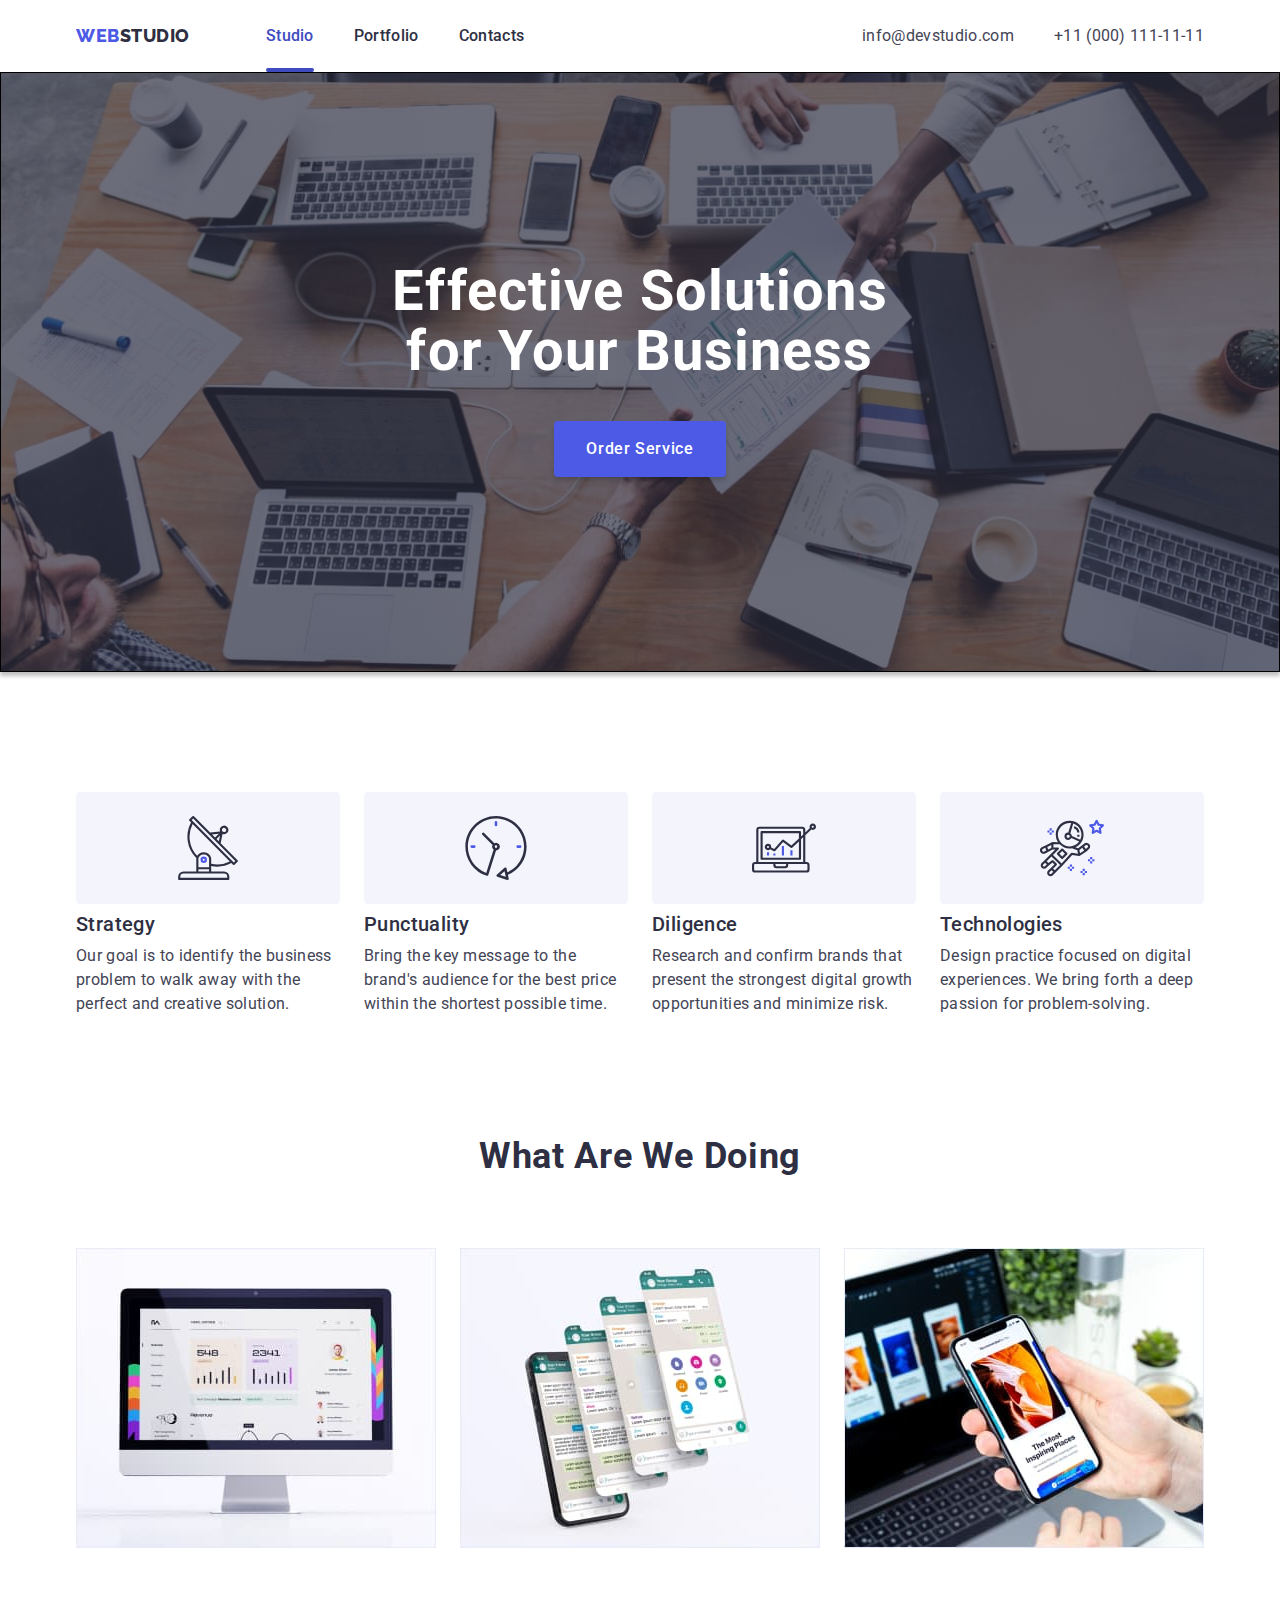
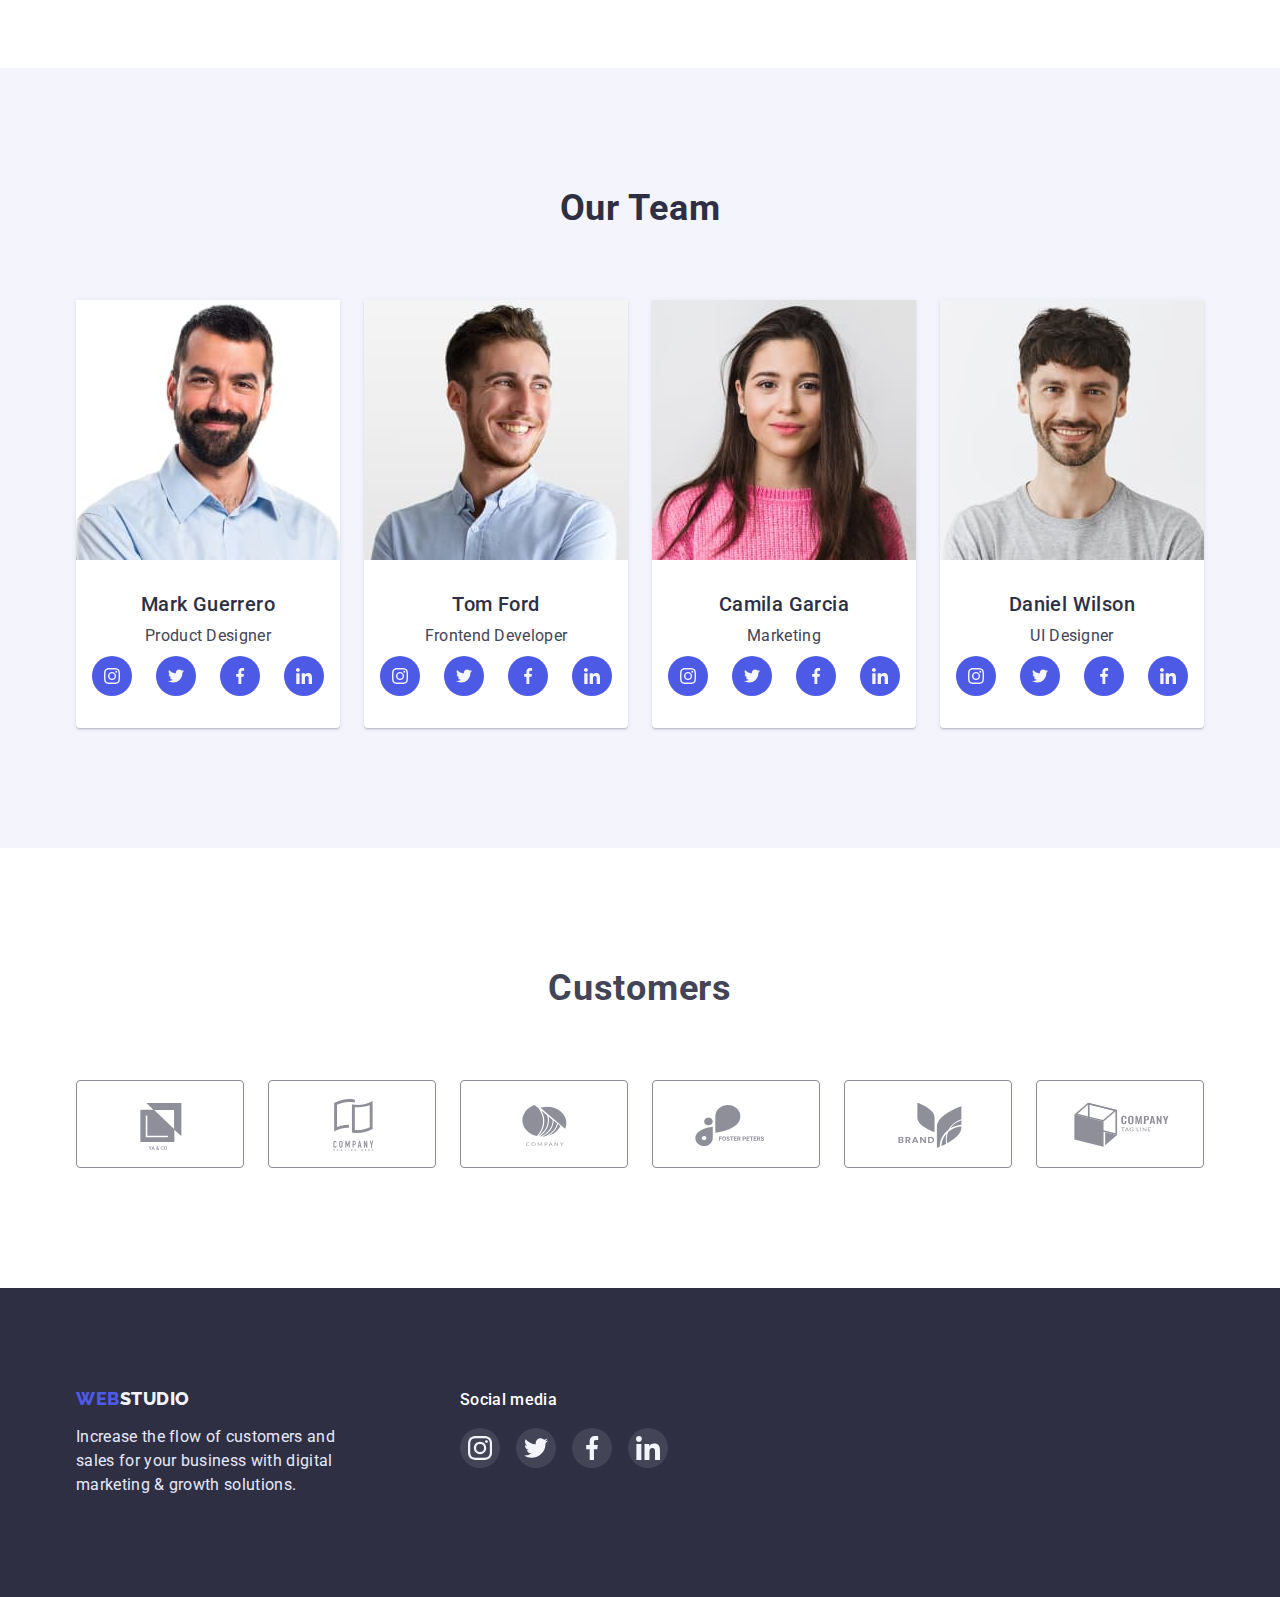
<file: index.html>
<!DOCTYPE html>
<html lang="en">
  <head>
    <meta charset="UTF-8" />
    <meta http-equiv="X-UA-Compatible" content="IE=edge" />
    <meta name="viewport" content="width=device-width, initial-scale=1.0" />
    <title>WEBSTUDIO</title>
    <link rel="preconnect" href="https://fonts.googleapis.com" />
    <link rel="preconnect" href="https://fonts.gstatic.com" crossorigin />
    <link
      href="https://fonts.googleapis.com/css2?family=Raleway:wght@800&family=Roboto:wght@400;500;700;900&display=swap"
      rel="stylesheet"
    />
    <link
      rel="stylesheet"
      href="https://cdn.jsdelivr.net/npm/modern-normalize@1.1.0/modern-normalize.css"
    />
    <link rel="stylesheet" href="./styles/styles.css" />
  </head>
  <body>
    <!-- Header -->
    <header class="header">
      <div class="container flex">
        <nav class="header-nav">
          <a class="logo-studio link" href="./index.html">
            <span class="logo-web">Web</span>
            Studio
          </a>
          <ul class="header-list">
            <li class="header-item">
              <a class="header-link current" href="./index.html">Studio</a>
            </li>
            <li class="header-item">
              <a class="header-link" href="./portfolio.html">Portfolio</a>
            </li>
            <li class="header-item">
              <a class="header-link" href="">Contacts</a>
            </li>
          </ul>
        </nav>
        <address class="header-address">
          <ul class="header-adr-list">
            <li class="header-adr-item">
              <a class="header-adr-link" href="mailto:info@devstudio.com"
                >info@devstudio.com</a
              >
            </li>
            <li class="header-adr-item">
              <a class="header-adr-link" href="tel:+110001111111"
                >+11 (000) 111-11-11</a
              >
            </li>
          </ul>
        </address>
      </div>
    </header>
    <!-- Main -->
    <main>
      <!-- Slogan and order button -->
      <section class="main-hero">
        <div class="container">
          <h1 class="main-hero-slogan">
            Effective Solutions for Your Business
          </h1>
          <button class="main-btn" type="button" data-modal-open>
            Order Service
          </button>
        </div>
      </section>
      <!-- Our strenth -->
      <section class="our-strenth">
        <div class="container">
          <h2 class="visually-hidden">Our strenth</h2>
          <ul class="main-strenth list">
            <li class="main-strenth-item">
              <div class="feature-icon-box">
                <svg class="feature-icon">
                  <use href="./images/sprite.svg#icon-antenna"></use>
                </svg>
              </div>
              <h3 class="main-strenth-title">Strategy</h3>
              <p class="main-strenth-text">
                Our goal is to identify the business problem to walk away with
                the perfect and creative solution.
              </p>
            </li>
            <li class="main-strenth-item">
              <div class="feature-icon-box">
                <svg class="feature-icon">
                  <use href="./images/sprite.svg#icon-clock"></use>
                </svg>
              </div>
              <h3 class="main-strenth-title">Punctuality</h3>
              <p class="main-strenth-text">
                Bring the key message to the brand's audience for the best price
                within the shortest possible time.
              </p>
            </li>
            <li class="main-strenth-item">
              <div class="feature-icon-box">
                <svg class="feature-icon">
                  <use href="./images/sprite.svg#icon-diagram"></use>
                </svg>
              </div>
              <h3 class="main-strenth-title">Diligence</h3>
              <p class="main-strenth-text">
                Research and confirm brands that present the strongest digital
                growth opportunities and minimize risk.
              </p>
            </li>
            <li class="main-strenth-item">
              <div class="feature-icon-box">
                <svg class="feature-icon">
                  <use href="./images/sprite.svg#icon-astronaut"></use>
                </svg>
              </div>
              <h3 class="main-strenth-title">Technologies</h3>
              <p class="main-strenth-text">
                Design practice focused on digital experiences. We bring forth a
                deep passion for problem-solving.
              </p>
            </li>
          </ul>
        </div>
      </section>
      <!-- What we are doing -->
      <section class="what-doing">
        <div class="container">
          <h2 class="main-doing">What are we doing</h2>
          <ul class="main-doing-list list">
            <li class="main-doing-item">
              <img
                src="./images/whatarewedoing/desktop.jpg"
                alt="Desktop image"
                width="360"
                height="300"
              />
            </li>
            <li class="main-doing-item">
              <img
                src="./images/whatarewedoing/mobiles.jpg"
                alt="Mobile image"
                width="360"
                height="300"
              />
            </li>
            <li class="main-doing-item">
              <img
                src="./images/whatarewedoing/laptop.jpg"
                alt="Laptop image"
                width="360"
                height="300"
              />
            </li>
          </ul>
        </div>
      </section>
      <!-- Our team -->
      <section class="team-section">
        <div class="container">
          <h2 class="team">Our Team</h2>
          <ul class="team-list list">
            <li class="team-item">
              <img
                src="./images/ourteam/markguerrero.jpg"
                alt="Photo Mark Guerrero"
                width="264"
                height="260"
              />
              <div class="team-item-padd">
                <h3 class="team-list-title">Mark Guerrero</h3>
                <p class="team-list-text">Product Designer</p>
                <ul class="social-list">
                  <li class="social-list-item">
                    <a href="" class="social-list-link">
                      <svg class="social-list-icon">
                        <use href="./images/sprite.svg#icon-instagram"></use>
                      </svg>
                    </a>
                  </li>
                  <li class="social-list-item">
                    <a href="" class="social-list-link">
                      <svg class="social-list-icon">
                        <use href="./images/sprite.svg#icon-twitter"></use>
                      </svg>
                    </a>
                  </li>
                  <li class="social-list-item">
                    <a href="" class="social-list-link">
                      <svg class="social-list-icon">
                        <use href="./images/sprite.svg#icon-facebook"></use>
                      </svg>
                    </a>
                  </li>
                  <li class="social-list-item">
                    <a href="" class="social-list-link">
                      <svg class="social-list-icon">
                        <use href="./images/sprite.svg#icon-linkedin"></use>
                      </svg>
                    </a>
                  </li>
                </ul>
              </div>
            </li>
            <li class="team-item">
              <img
                src="./images/ourteam/tomford.jpg"
                alt="Photo Tom Ford"
                width="264"
                height="260"
              />
              <div class="team-item-padd">
                <h3 class="team-list-title">Tom Ford</h3>
                <p class="team-list-text">Frontend Developer</p>
                <ul class="social-list">
                  <li class="social-list-item">
                    <a href="" class="social-list-link">
                      <svg class="social-list-icon">
                        <use href="./images/sprite.svg#icon-instagram"></use>
                      </svg>
                    </a>
                  </li>
                  <li class="social-list-item">
                    <a href="" class="social-list-link">
                      <svg class="social-list-icon">
                        <use href="./images/sprite.svg#icon-twitter"></use>
                      </svg>
                    </a>
                  </li>
                  <li class="social-list-item">
                    <a href="" class="social-list-link">
                      <svg class="social-list-icon">
                        <use href="./images/sprite.svg#icon-facebook"></use>
                      </svg>
                    </a>
                  </li>
                  <li class="social-list-item">
                    <a href="" class="social-list-link">
                      <svg class="social-list-icon">
                        <use href="./images/sprite.svg#icon-linkedin"></use>
                      </svg>
                    </a>
                  </li>
                </ul>
              </div>
            </li>
            <li class="team-item">
              <img
                src="./images/ourteam/camilagarcia.jpg"
                alt="Photo Camila Garcia"
                width="264"
                height="260"
              />
              <div class="team-item-padd">
                <h3 class="team-list-title">Camila Garcia</h3>
                <p class="team-list-text">Marketing</p>
                <ul class="social-list">
                  <li class="social-list-item">
                    <a href="" class="social-list-link">
                      <svg class="social-list-icon">
                        <use href="./images/sprite.svg#icon-instagram"></use>
                      </svg>
                    </a>
                  </li>
                  <li class="social-list-item">
                    <a href="" class="social-list-link">
                      <svg class="social-list-icon">
                        <use href="./images/sprite.svg#icon-twitter"></use>
                      </svg>
                    </a>
                  </li>
                  <li class="social-list-item">
                    <a href="" class="social-list-link">
                      <svg class="social-list-icon">
                        <use href="./images/sprite.svg#icon-facebook"></use>
                      </svg>
                    </a>
                  </li>
                  <li class="social-list-item">
                    <a href="" class="social-list-link">
                      <svg class="social-list-icon">
                        <use href="./images/sprite.svg#icon-linkedin"></use>
                      </svg>
                    </a>
                  </li>
                </ul>
              </div>
            </li>
            <li class="team-item">
              <img
                src="./images/ourteam/danielwilson.jpg"
                alt="Photo Daniel Wilson"
                width="264"
                height="260"
              />
              <div class="team-item-padd">
                <h3 class="team-list-title">Daniel Wilson</h3>
                <p class="team-list-text">UI Designer</p>
                <ul class="social-list">
                  <li class="social-list-item">
                    <a href="" class="social-list-link">
                      <svg class="social-list-icon">
                        <use href="./images/sprite.svg#icon-instagram"></use>
                      </svg>
                    </a>
                  </li>
                  <li class="social-list-item">
                    <a href="" class="social-list-link">
                      <svg class="social-list-icon">
                        <use href="./images/sprite.svg#icon-twitter"></use>
                      </svg>
                    </a>
                  </li>
                  <li class="social-list-item">
                    <a href="" class="social-list-link">
                      <svg class="social-list-icon">
                        <use href="./images/sprite.svg#icon-facebook"></use>
                      </svg>
                    </a>
                  </li>
                  <li class="social-list-item">
                    <a href="" class="social-list-link">
                      <svg class="social-list-icon">
                        <use href="./images/sprite.svg#icon-linkedin"></use>
                      </svg>
                    </a>
                  </li>
                </ul>
              </div>
            </li>
          </ul>
        </div>
      </section>
      <!-- Customers -->
      <section class="customers section">
        <div class="container">
          <h2 class="customers-title">Customers</h2>
          <ul class="customers-list">
            <li class="customers-item">
              <a href="" class="customers-item-link">
                <svg class="customers-icon">
                  <use href="./images/sprite.svg#icon-logo-0"></use>
                </svg>
              </a>
            </li>
            <li class="customers-item">
              <a href="" class="customers-item-link">
                <svg class="customers-icon">
                  <use href="./images/sprite.svg#icon-logo-1"></use>
                </svg>
              </a>
            </li>
            <li class="customers-item">
              <a href="" class="customers-item-link">
                <svg class="customers-icon">
                  <use href="./images/sprite.svg#icon-logo-2"></use>
                </svg>
              </a>
            </li>
            <li class="customers-item">
              <a href="" class="customers-item-link">
                <svg class="customers-icon">
                  <use href="./images/sprite.svg#icon-logo-3"></use>
                </svg>
              </a>
            </li>
            <li class="customers-item">
              <a href="" class="customers-item-link">
                <svg class="customers-icon">
                  <use href="./images/sprite.svg#icon-logo-4"></use>
                </svg>
              </a>
            </li>
            <li class="customers-item">
              <a href="" class="customers-item-link">
                <svg class="customers-icon">
                  <use href="./images/sprite.svg#icon-logo-5"></use>
                </svg>
              </a>
            </li>
          </ul>
        </div>
      </section>
    </main>
    <!-- Footer -->
    <footer class="footer">
      <div class="container divide">
        <div>
          <a class="logo-studio-white link" href="./index.html">
            <span class="logo-web">Web</span>
            Studio
          </a>
          <p class="footer-slogan">
            Increase the flow of customers and sales for your business with
            digital marketing & growth solutions.
          </p>
        </div>
        <div class="divide-block-media">
          <p class="social-media">Social media</p>
          <ul class="social-list-footer">
            <li class="social-list-footer-item">
              <a href="" class="social-list-footer-link">
                <svg class="social-list-footer-icon">
                  <use href="./images/sprite.svg#icon-instagram"></use>
                </svg>
              </a>
            </li>
            <li class="social-list-footer-item">
              <a href="" class="social-list-footer-link">
                <svg class="social-list-footer-icon">
                  <use href="./images/sprite.svg#icon-twitter"></use>
                </svg>
              </a>
            </li>
            <li class="social-list-footer-item">
              <a href="" class="social-list-footer-link">
                <svg class="social-list-footer-icon">
                  <use href="./images/sprite.svg#icon-facebook"></use>
                </svg>
              </a>
            </li>
            <li class="social-list-footer-item">
              <a href="" class="social-list-footer-link">
                <svg class="social-list-footer-icon">
                  <use href="./images/sprite.svg#icon-linkedin"></use>
                </svg>
              </a>
            </li>
          </ul>
        </div>
      </div>
    </footer>
    <!-- Modal window -->
    <div class="backdrop is-hidden" data-modal>
      <div class="modal">
        <button type="button" class="modal-close-btn" data-modal-close>
          <svg class="modal-close-btn-icon" width="8" height="8">
            <use href="./images/sprite.svg#icon-close-modal"></use>
          </svg>
        </button>
        <p class="modal-form-title">
          Leave your contacts and we will call you back
        </p>
        <form class="modal-form">
          <label class="modal-form-field">
            <span class="modal-form-descript">Name</span>
            <input
              type="text"
              name="user_name"
              class="modal-form-input"
              pattern="[a-zA-Zа-яА-ЯіІїЇ]+"
              minlength="2"
            />
          </label>
          <label class="modal-form-field">
            <span class="modal-form-descript">Phone</span>
            <input
              type="tel"
              name="user_phone"
              class="modal-form-input"
              required
              pattern="[0-9]{3}-[0-9]{3}-[0-9]{2}-[0-9]{2}"
              title="xxx-xxx-xx-xx"
            />
          </label>
          <label class="modal-form-field">
            <span class="modal-form-descript">Email</span>
            <input
              type="email"
              name="user_mail"
              class="modal-form-input"
              required
            />
          </label>
          <label class="modal-form-field">
            <span class="modal-form-descript">Comment</span>
            <textarea
              name="user_comment"
              class="modal-form-comment"
              placeholder="Text input"
            ></textarea>
          </label>
          <input
            id="user-policy"
            type="checkbox"
            name="user_accept"
            value="accepted"
            class="modal-form-check"
          />
          <label for="user-policy" class="modal-form-check-desc"
            >I accept the terms and conditions of the
            <a href="" class="privacy-decor">Privacy Policy</a>
          </label>
          <button type="submit" class="modal-form-submit">Send</button>
        </form>
      </div>
    </div>

    <script src="./js/modal,js"></script>
  </body>
</html>
</file>
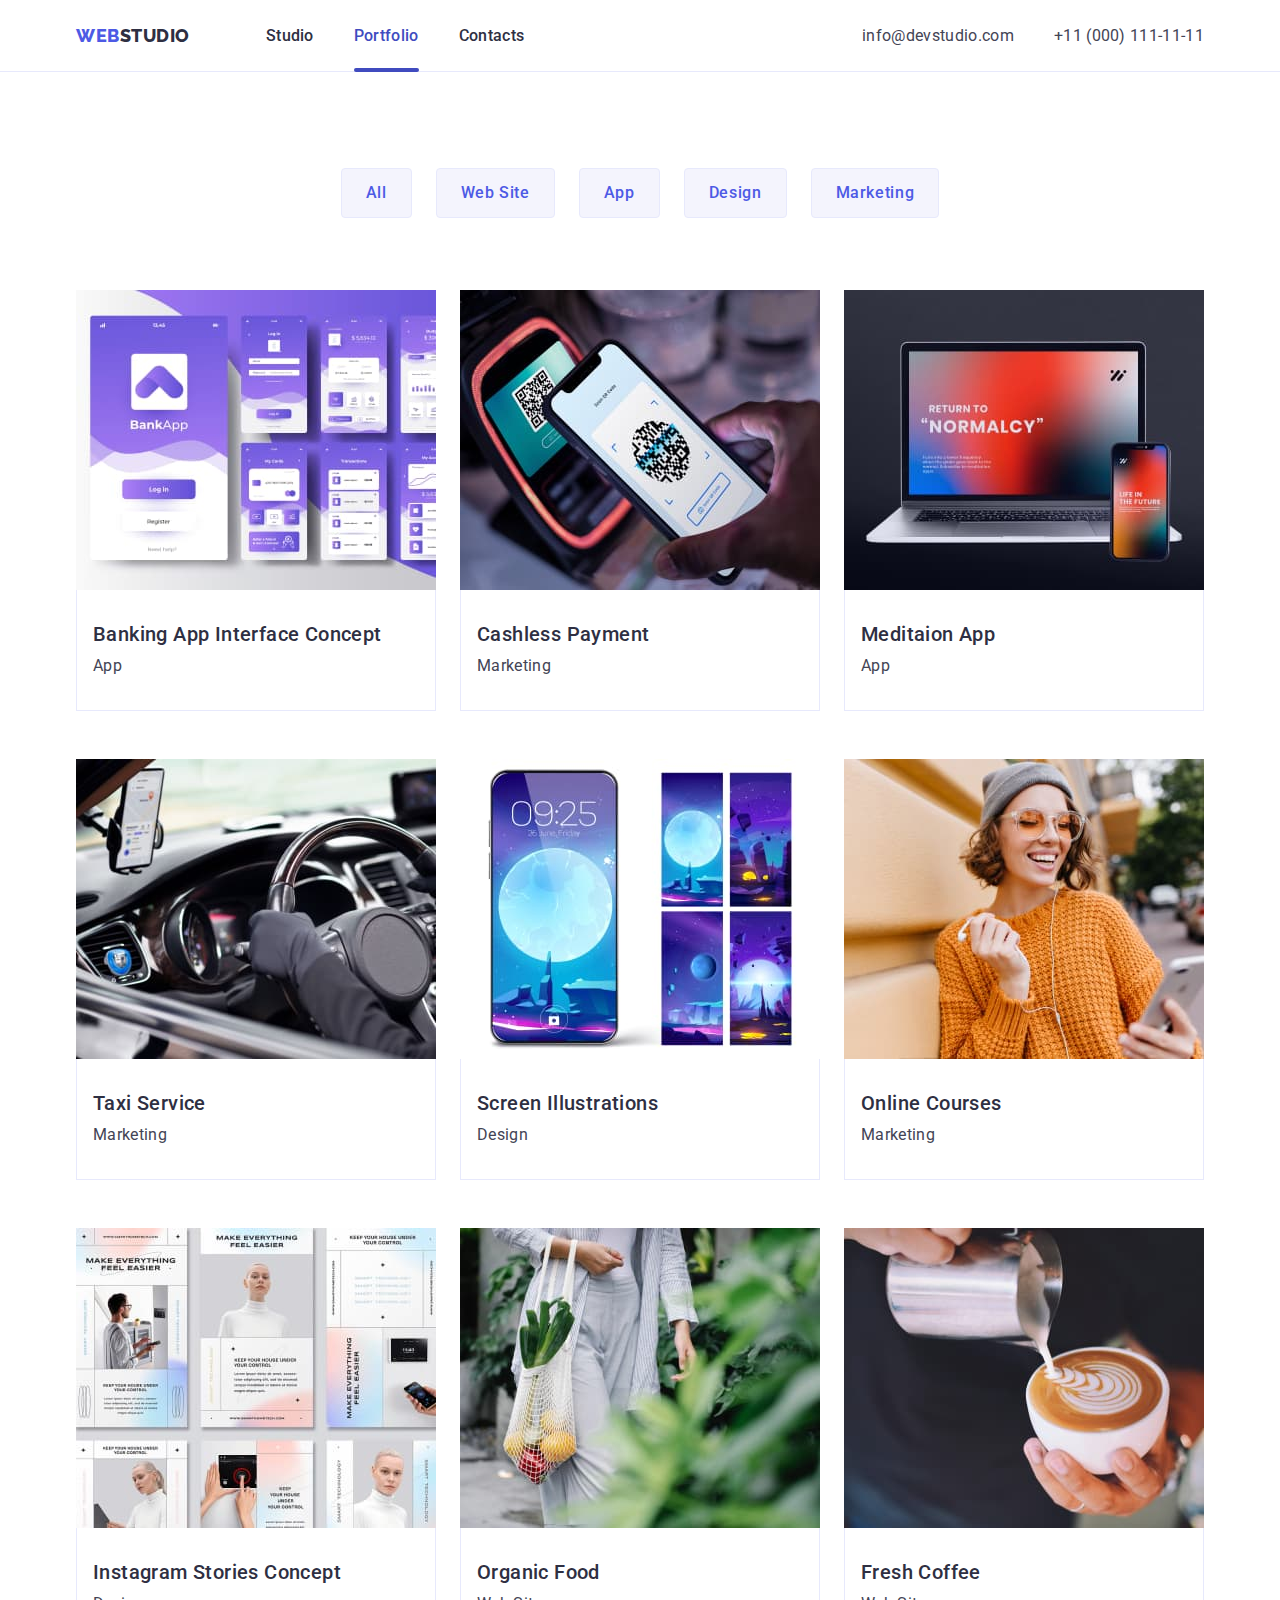
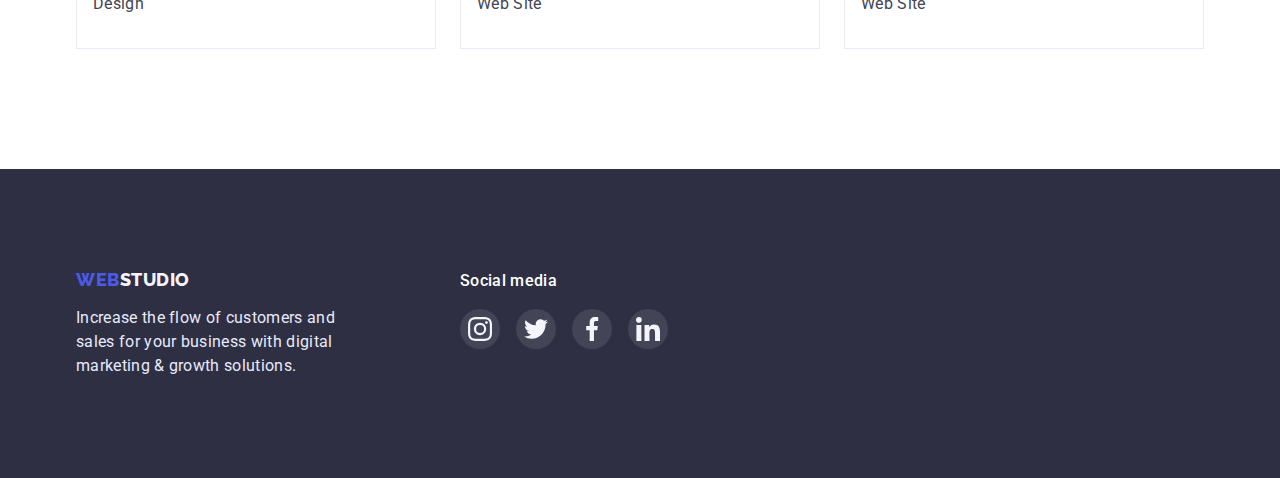
<file: portfolio.html>
<!DOCTYPE html>
<html lang="en">
  <head>
    <meta charset="UTF-8" />
    <meta http-equiv="X-UA-Compatible" content="IE=edge" />
    <meta name="viewport" content="width=device-width, initial-scale=1.0" />
    <title>WEBSTUDIO</title>
    <link rel="preconnect" href="https://fonts.googleapis.com" />
    <link rel="preconnect" href="https://fonts.gstatic.com" crossorigin />
    <link
      href="https://fonts.googleapis.com/css2?family=Raleway:wght@800&family=Roboto:wght@400;500;700;900&display=swap"
      rel="stylesheet"
    />
    <link
      rel="stylesheet"
      href="https://cdn.jsdelivr.net/npm/modern-normalize@1.1.0/modern-normalize.css"
    />

    <link rel="stylesheet" href="./styles/styles.css" />
  </head>

  <body>
    <!-- Header -->
    <header class="header border">
      <div class="container flex">
        <nav class="header-nav">
          <a class="logo-studio" href="./index.html">
            <span class="logo-web">Web</span>
            Studio
          </a>
          <ul class="header-list">
            <li class="header-item">
              <a class="header-link" href="./index.html">Studio</a>
            </li>
            <li class="header-item">
              <a class="header-link current" href="./portfolio.html"
                >Portfolio</a
              >
            </li>
            <li class="header-item">
              <a class="header-link" href="">Contacts</a>
            </li>
          </ul>
        </nav>
        <address class="header-address">
          <ul class="header-adr-list">
            <li class="header-adr-item">
              <a class="header-adr-link" href="mailto:info@devstudio.com"
                >info@devstudio.com</a
              >
            </li>
            <li class="header-adr-item">
              <a class="header-adr-link" href="tel:+110001111111"
                >+11 (000) 111-11-11</a
              >
            </li>
          </ul>
        </address>
      </div>
    </header>
    <main>
      <!-- Projects list -->
      <section class="section-project">
        <div class="container">
          <h1 class="visually-hidden">Portfolio</h1>
          <!-- Menu buttons -->
          <ul class="menu-buttons list">
            <li class="menu-btn">
              <button class="portf-btn" type="button">All</button>
            </li>
            <li class="menu-btn">
              <button class="portf-btn" type="button">Web Site</button>
            </li>
            <li class="menu-btn">
              <button class="portf-btn" type="button">App</button>
            </li>
            <li class="menu-btn">
              <button class="portf-btn" type="button">Design</button>
            </li>
            <li class="menu-btn">
              <button class="portf-btn" type="button">Marketing</button>
            </li>
          </ul>

          <ul class="project-list list">
            <li class="project-item">
              <a href="" class="project-item-link">
                <div class="project-item-wrapper">
                  <img
                    src="./images/portfolio/banking-app.jpg"
                    alt="Banking application photo"
                    width="360"
                    height="300"
                  />
                  <p class="overlay">
                    14 Stylish and User-Friendly App Design Concepts · Task
                    Manager App · Calorie Tracker App · Exotic Fruit Ecommerce
                    App · Cloud Storage App
                  </p>
                </div>
                <div class="project-border">
                  <h3 class="project-title">Banking App Interface Concept</h3>
                  <p class="project-text">App</p>
                </div>
              </a>
            </li>
            <li class="project-item">
              <a href="" class="project-item-link">
                <div class="project-item-wrapper">
                  <img
                    src="./images/portfolio/cashless-paym.jpg"
                    alt="Cashless payments photo"
                    width="360"
                    height="300"
                  />
                  <p class="overlay">
                    14 Stylish and User-Friendly App Design Concepts · Task
                    Manager App · Calorie Tracker App · Exotic Fruit Ecommerce
                    App · Cloud Storage App
                  </p>
                </div>
                <div class="project-border">
                  <h3 class="project-title">Cashless Payment</h3>
                  <p class="project-text">Marketing</p>
                </div>
              </a>
            </li>
            <li class="project-item">
              <a href="" class="project-item-link">
                <div class="project-item-wrapper">
                  <img
                    src="./images/portfolio/meditaion-app.jpg"
                    alt="Meditaion App photo"
                    width="360"
                    height="300"
                  />
                  <p class="overlay">
                    14 Stylish and User-Friendly App Design Concepts · Task
                    Manager App · Calorie Tracker App · Exotic Fruit Ecommerce
                    App · Cloud Storage App
                  </p>
                </div>

                <div class="project-border">
                  <h3 class="project-title">Meditaion App</h3>
                  <p class="project-text">App</p>
                </div>
              </a>
            </li>
            <li class="project-item">
              <a href="" class="project-item-link">
                <div class="project-item-wrapper">
                  <img
                    src="./images/portfolio/taxi-service.jpg"
                    alt="Taxi service photo"
                    width="360"
                    height="300"
                  />
                  <p class="overlay">
                    14 Stylish and User-Friendly App Design Concepts · Task
                    Manager App · Calorie Tracker App · Exotic Fruit Ecommerce
                    App · Cloud Storage App
                  </p>
                </div>

                <div class="project-border">
                  <h3 class="project-title">Taxi Service</h3>
                  <p class="project-text">Marketing</p>
                </div>
              </a>
            </li>
            <li class="project-item">
              <a href="" class="project-item-link">
                <div class="project-item-wrapper">
                  <img
                    src="./images/portfolio/screen-illust.jpg"
                    alt="Screen illustrations photo"
                    width="360"
                    height="300"
                  />
                  <p class="overlay">
                    14 Stylish and User-Friendly App Design Concepts · Task
                    Manager App · Calorie Tracker App · Exotic Fruit Ecommerce
                    App · Cloud Storage App
                  </p>
                </div>

                <div class="project-border">
                  <h3 class="project-title">Screen Illustrations</h3>
                  <p class="project-text">Design</p>
                </div>
              </a>
            </li>
            <li class="project-item">
              <a href="" class="project-item-link">
                <div class="project-item-wrapper">
                  <img
                    src="./images/portfolio/online-cources.jpg"
                    alt="Online cources photo"
                    width="360"
                    height="300"
                  />
                  <p class="overlay">
                    14 Stylish and User-Friendly App Design Concepts · Task
                    Manager App · Calorie Tracker App · Exotic Fruit Ecommerce
                    App · Cloud Storage App
                  </p>
                </div>

                <div class="project-border">
                  <h3 class="project-title">Online Courses</h3>
                  <p class="project-text">Marketing</p>
                </div>
              </a>
            </li>
            <li class="project-item">
              <a href="" class="project-item-link">
                <div class="project-item-wrapper">
                  <img
                    src="./images/portfolio/instagram-stories.jpg"
                    alt="Instagram stories concept photo"
                    width="360"
                    height="300"
                  />
                  <p class="overlay">
                    14 Stylish and User-Friendly App Design Concepts · Task
                    Manager App · Calorie Tracker App · Exotic Fruit Ecommerce
                    App · Cloud Storage App
                  </p>
                </div>

                <div class="project-border">
                  <h3 class="project-title">Instagram Stories Concept</h3>
                  <p class="project-text">Design</p>
                </div>
              </a>
            </li>
            <li class="project-item">
              <a href="" class="project-item-link">
                <div class="project-item-wrapper">
                  <img
                    src="./images/portfolio/organic-food.jpg"
                    alt="Orgabic food concept website"
                    width="360"
                    height="300"
                  />
                  <p class="overlay">
                    14 Stylish and User-Friendly App Design Concepts · Task
                    Manager App · Calorie Tracker App · Exotic Fruit Ecommerce
                    App · Cloud Storage App
                  </p>
                </div>

                <div class="project-border">
                  <h3 class="project-title">Organic Food</h3>
                  <p class="project-text">Web Site</p>
                </div>
              </a>
            </li>
            <li class="project-item">
              <a href="" class="project-item-link">
                <div class="project-item-wrapper">
                  <img
                    src="./images/portfolio/fresh-coffee.jpg"
                    alt="Fresh coffee website"
                    width="360"
                    height="300"
                  />
                  <p class="overlay">
                    14 Stylish and User-Friendly App Design Concepts · Task
                    Manager App · Calorie Tracker App · Exotic Fruit Ecommerce
                    App · Cloud Storage App
                  </p>
                </div>
                <div class="project-border">
                  <h3 class="project-title">Fresh Coffee</h3>
                  <p class="project-text">Web Site</p>
                </div>
              </a>
            </li>
          </ul>
        </div>
      </section>
    </main>
    <!-- Footer -->
    <footer class="footer">
      <div class="container">
        <ul class="divide">
          <li class="divide-block-item">
            <a class="logo-studio-white link" href="./index.html">
              <span class="logo-web">Web</span>
              Studio
            </a>
            <p class="footer-slogan">
              Increase the flow of customers and sales for your business with
              digital marketing & growth solutions.
            </p>
          </li>
          <li class="divide-block-media">
            <p class="social-media">Social media</p>
            <ul class="social-list-footer">
              <li class="social-list-footer-item">
                <a href="" class="social-list-footer-link">
                  <svg class="social-list-footer-icon">
                    <use href="./images/sprite.svg#icon-instagram"></use>
                  </svg>
                </a>
              </li>
              <li class="social-list-footer-item">
                <a href="" class="social-list-footer-link">
                  <svg class="social-list-footer-icon">
                    <use href="./images/sprite.svg#icon-twitter"></use>
                  </svg>
                </a>
              </li>
              <li class="social-list-footer-item">
                <a href="" class="social-list-footer-link">
                  <svg class="social-list-footer-icon">
                    <use href="./images/sprite.svg#icon-facebook"></use>
                  </svg>
                </a>
              </li>
              <li class="social-list-footer-item">
                <a href="" class="social-list-footer-link">
                  <svg class="social-list-footer-icon">
                    <use href="./images/sprite.svg#icon-linkedin"></use>
                  </svg>
                </a>
              </li>
            </ul>
          </li>
        </ul>
      </div>
    </footer>
  </body>
</html>
</file>
<file: styles/styles.css>
.visually-hidden {
  position: absolute;
  width: 1px;
  height: 1px;
  margin: -1px;
  border: 0;
  padding: 0;
  white-space: nowrap;
  clip-path: inset(100%);
  clip: rect(0 0 0 0);
  overflow: hidden;
}

:root {
  --background-color: #2e2f42;
  --accent-color: #404bbf;
  --footer-slogan-color: #e7e9fc;
  --logo-web-color: #4d5ae5;
  --main-hero-color: #ffffff;
  --team-section-color: #f4f4fd;
  --btn-accent-color: #404bbf;
}

body {
  font-family: 'Roboto', sans-serif;
  color: #434455;
}

.link {
  text-decoration: none;
}

.list {
  list-style: none;
}

h1,
h2,
h3,
h3,
h4,
h5,
h6,
p {
  margin: 0;
}

img {
  display: block;
  max-width: 100%;
  height: auto;
}

button {
  display: block;
  cursor: pointer;
  border: none;
  border-radius: 4px;
}

address {
  font-style: normal;
}

ul,
ol {
  list-style: none;
  margin: 0;
  padding-left: 0;
}

a {
  text-decoration: none;
}

.container {
  width: 1158px;
  margin: 0 auto;
  padding: 0 15px;
}

.flex {
  display: flex;
}

.section {
  padding-top: 120px;
  padding-bottom: 120px;
}

.project-section {
  flex-wrap: wrap;
  gap: 20px;
  margin-bottom: 48px;
}

/* HEADER  */

.header {
  display: flex;
  align-items: center;
  height: 72px;
}

.header-nav {
  display: flex;
}

.logo-studio {
  font-family: 'Raleway';
  font-weight: 800;
  font-size: 18px;
  line-height: calc(24 / 18);
  display: flex;
  align-items: center;
  letter-spacing: 0.03em;
  text-transform: uppercase;
  color: var(--background-color);
}

.logo-web {
  color: var(--logo-web-color);
}

.header-list {
  display: flex;
  margin-left: 76px;
  gap: 40px;
}

.header-item {
  position: relative;
}

.header-link {
  font-weight: 500;
  font-size: 16px;
  line-height: calc(24 / 16);
  letter-spacing: 0.02em;
  color: var(--background-color);
  transition: color 250ms cubic-bezier(0.4, 0, 0.2, 1);
}

.current {
  color: var(--btn-accent-color);
}

.current::after {
  display: block;
  content: '';
  width: 100%;
  height: 4px;
  background-color: #404bbf;
  border-radius: 2px;
  position: absolute;
  margin-top: 20px;
}

.header-link:hover,
.header-link:focus {
  color: var(--accent-color);
}

.header-address {
  font-style: normal;
  margin-left: auto;
}

.header-adr-list {
  display: flex;
  gap: 40px;
  /* align-items: center; */
}

.header-adr-item {
}

.header-adr-link {
  font-size: 16px;
  line-height: calc(24 / 16);
  letter-spacing: 0.02em;
  color: inherit;
  transition: color 250ms cubic-bezier(0.4, 0, 0.2, 1);
}
.header-adr-link:hover,
.header-adr-link:focus {
  color: var(--accent-color);
}

/* MAIN HERO */

.main-hero {
  /* position: relative; */
  padding: 188px 0;
  text-align: center;
  max-width: 1440px;
  height: 600px;
  margin-right: auto;
  margin-left: auto;
  background-image: linear-gradient(
      rgba(46, 47, 66, 0.7),
      rgba(46, 47, 66, 0.7)
    ),
    url(../images/people-office.jpg);
  background-color: var(--background-color);
  background-repeat: no-repeat;
  background-size: cover;
  border: 1px solid #000000;
  box-shadow: 0px 4px 4px rgba(0, 0, 0, 0.25);
}

.main-hero-slogan {
  font-weight: 700;
  font-size: 56px;
  line-height: calc(60 / 56);
  letter-spacing: 0.02em;
  color: var(--main-hero-color);
  width: 500px;
  margin: 0 auto;
}

.main-btn {
  background: var(--logo-web-color);
  font-weight: 500;
  font-size: 16px;
  line-height: calc(24 / 16);
  letter-spacing: 0.04em;
  color: var(--main-hero-color);
  font-family: inherit;
  box-shadow: 0px 4px 4px rgba(0, 0, 0, 0.15);
  border-radius: 4px;
  padding: 16px 32px;
  border: none;
  margin-top: 40px;
  margin-right: auto;
  margin-left: auto;
  transition: background-color 250ms cubic-bezier(0.4, 0, 0.2, 1);
}

.main-btn:hover,
.main-btn:focus {
  background-color: var(--accent-color);
}

/* MAIN OUR STRENTH */

.our-strenth {
  padding: 120px 0;
}

.main-strenth {
  display: flex;
  gap: 24px;
}

.main-strenth-item {
  width: 264px;
}

.feature-icon-box {
  display: flex;
  justify-content: center;
  align-items: center;
  width: 264px;
  height: 112px;
  background-color: #f4f4fd;
  border-radius: 4px;
}

.feature-icon {
  width: 64px;
  height: 64px;
}

.main-strenth-title {
  font-weight: 500;
  font-size: 20px;
  line-height: calc(24 / 20);
  letter-spacing: 0.02em;
  color: var(--background-color);
  margin-bottom: 8px;
  margin-top: 8px;
}

.main-strenth-text {
  font-size: 16px;
  line-height: calc(24 / 16);
  letter-spacing: 0.02em;
}

/* MAIN WHAT WE ARE DOING */

.what-doing {
  padding-bottom: 120px;
}

.main-doing {
  font-weight: 700;
  font-size: 36px;
  line-height: calc(40 / 36);
  text-align: center;
  letter-spacing: 0.02em;
  text-transform: capitalize;
  color: var(--background-color);
  margin-bottom: 72px;
}

.main-doing-list {
  display: flex;
  justify-content: center;
  gap: 24px;
}

.main-doing-item {
}

/* OUR TEAM */

.team-section {
  background-color: var(--team-section-color);
  padding: 120px 0;
}

.team {
  font-weight: 700;
  font-size: 36px;
  line-height: calc(40 / 36);
  text-align: center;
  letter-spacing: 0.02em;
  text-transform: capitalize;
  color: var(--background-color);
  margin-bottom: 72px;
}

.team-list {
  display: flex;
  justify-content: center;
  gap: 24px;
}

.team-item {
  background: #ffffff;
  box-shadow: 0px 1px 6px rgba(46, 47, 66, 0.08),
    0px 1px 1px rgba(46, 47, 66, 0.16), 0px 2px 1px rgba(46, 47, 66, 0.08);
  border-radius: 0px 0px 4px 4px;
}

.team-item-padd {
  padding: 32px 16px;
}

.team-list-title {
  font-weight: 500;
  font-size: 20px;
  line-height: calc(24 / 20);
  text-align: center;
  letter-spacing: 0.02em;
  color: var(--background-color);
  /* margin-top: 32px; */
}

.team-list-text {
  font-size: 16px;
  line-height: calc(24 / 16);
  text-align: center;
  letter-spacing: 0.02em;
  margin-top: 8px;
}

.social-list {
  display: flex;
  gap: 24px;
  margin-top: 8px;
}
.social-list-item {
}
.social-list-link {
  display: flex;
  justify-content: center;
  align-items: center;
  width: 40px;
  height: 40px;
  border-radius: 50%;
  background-color: var(--logo-web-color);
  transition: background-color 250ms cubic-bezier(0.4, 0, 0.2, 1);
}

.social-list-link:hover,
.social-list-link:focus {
  background-color: var(--btn-accent-color);
}

.social-list-icon {
  width: 16px;
  height: 16px;
}

/* CUSTOMERS */

.customers {
}

.customers-title {
  font-size: 36px;
  line-height: calc(40 / 36);
  text-align: center;
  letter-spacing: 0.02em;
  text-transform: capitalize;
  /* padding-bottom: 72px; */
  margin-bottom: 72px;
}

.customers-list {
  display: flex;
  gap: 24px;
}

.customers-item-link {
  width: 168px;
  height: 88px;
  border: 1px solid currentColor;
  border-radius: 4px;
  color: #8e8f99;
  display: flex;
  justify-content: center;
  align-items: center;
  transition: color 250ms cubic-bezier(0.4, 0, 0.2, 1),
    filter 250ms cubic-bezier(0.4, 0, 0.2, 1);
}

.customers-item-link:hover,
.customers-item-link:focus {
  color: #404bbf;
  filter: drop-shadow(0px 4px 4px rgba(0, 0, 0, 0.25));
}

.customers-icon {
  width: 104px;
  height: 56px;
  fill: currentColor;
}

/* FOOTER */

.footer {
  background-color: var(--background-color);
  padding: 100px 0;
}

.divide {
  display: flex;
}

.footer-slogan {
  font-size: 16px;
  line-height: calc(24 / 16);
  letter-spacing: 0.02em;
  color: var(--footer-slogan-color);
  margin-top: 16px;
  width: 264px;
}

.logo-studio-white {
  font-family: 'Raleway';
  font-weight: 800;
  font-size: 18px;
  line-height: calc(21 / 18);
  display: flex;
  align-items: center;
  letter-spacing: 0.03em;
  text-transform: uppercase;
  color: var(--team-section-color);
}

.divide-block-media {
  margin-left: 120px;
}

.social-media {
  font-weight: 500;
  font-size: 16px;
  line-height: calc(24 / 16);
  letter-spacing: 0.02em;
  color: #ffffff;
}

.social-list-footer {
  display: flex;
  gap: 16px;
  margin-top: 16px;
}

.social-list-footer-link {
  display: flex;
  justify-content: center;
  align-items: center;
  width: 40px;
  height: 40px;
  border-radius: 50%;
  background-color: rgba(255, 255, 255, 0.1);
  transition: background-color 250ms cubic-bezier(0.4, 0, 0.2, 1);
}

.social-list-footer-link:hover,
.social-list-footer-link:focus {
  background-color: #31d0aa;
}

.social-list-footer-icon {
  width: 24px;
  height: 24px;
}

/* PORTFOLIO */

.border {
  border-bottom: 1px solid #e7e9fc;
}

.portofolio {
  background-color: var(--header-color);
}

.menu-buttons {
  display: flex;
  justify-content: center;
  gap: 24px;
  margin-bottom: 72px;
}

.menu-btn {
}

.portf-btn {
  font-weight: 500;
  font-size: 16px;
  line-height: calc(24 / 16);
  display: flex;
  justify-content: center;
  align-items: center;
  letter-spacing: 0.04em;
  color: var(--logo-web-color);
  font-family: inherit;
  background: #f4f4fd;
  border: 1px solid #e7e9fc;
  border-radius: 4px;
  padding: 12px 24px;
  transition: background-color 250ms cubic-bezier(0.4, 0, 0.2, 1),
    color 250ms cubic-bezier(0.4, 0, 0.2, 1),
    box-shadow 250ms cubic-bezier(0.4, 0, 0.2, 1);
}
.portf-btn:hover,
.portf-btn:focus {
  background-color: var(--btn-accent-color);
  color: var(--main-hero-color);
  box-shadow: 0px 3px 1px rgba(0, 0, 0, 0.1), 0px 2px 1px rgba(0, 0, 0, 0.08),
    0px 2px 2px rgba(0, 0, 0, 0.12);
  border-radius: 4px;
}

.section-project {
  padding-top: 96px;
  padding-bottom: 120px;
}

.project-list {
  display: flex;
  justify-content: center;
  gap: 48px 24px;
  flex-wrap: wrap;
}

.project-item-link {
  display: block;
  transition: box-shadow 250ms cubic-bezier(0.4, 0, 0.2, 1);
}

.project-item-link:hover,
.project-item-link:focus {
  box-shadow: 0px 1px 6px rgba(46, 47, 66, 0.08),
    0px 1px 1px rgba(46, 47, 66, 0.16), 0px 2px 1px rgba(46, 47, 66, 0.08);
}

.project-item-wrapper {
  position: relative;
  overflow: hidden;
}

.project-item-link:hover .overlay {
  transform: translate(0, 0);
}

.project-item-link:focus .overlay {
  transform: translate(0, 0);
}

.overlay {
  position: absolute;
  top: 0;
  left: 0;
  width: 100%;
  height: 100%;
  overflow: auto;
  transform: translate(0, 100%);
  transition: transform 250ms cubic-bezier(0.4, 0, 0.2, 1);
  font-size: 16px;
  line-height: calc(24 / 16);
  letter-spacing: 0.02em;
  color: #f4f4fd;
  background-color: #4d5ae5;
  /* background-color: rgba(77, 90, 229, 0.8); */
  padding-top: 40px;
  padding-left: 32px;
  padding-right: 32px;
}

.project-border {
  border: 1px solid #e7e9fc;
  padding: 32px 16px;
  border-top: none;
}

.project-title {
  font-weight: 500;
  font-size: 20px;
  line-height: calc(24 / 20);
  letter-spacing: 0.02em;
  color: var(--background-color);
  margin-bottom: 8px;
}
.project-text {
  font-size: 16px;
  line-height: calc(24 / 16);
  letter-spacing: 0.02em;
  color: #434455;
}

/* MODAL WINDOW and BACKDRAP */

.backdrop {
  position: fixed;
  z-index: 1;
  top: 0;
  left: 0;
  width: 100%;
  height: 100%;
  background-color: rgba(46, 47, 66, 0.698);
  transition: opacity 250ms linear, visibility 250ms linear;
}

.backdrop.is-hidden {
  opacity: 0;
  visibility: hidden;
  pointer-events: none;
}
.modal {
  position: absolute;
  top: 50%;
  left: 50%;
  transform: translate(-50%, -50%) scale(1);
  width: 408px;
  height: 576px;
  background-color: #fcfcfc;
  box-shadow: 0px 1px 1px rgba(0, 0, 0, 0.14), 0px 1px 3px rgba(0, 0, 0, 0.12),
    0px 2px 1px rgba(0, 0, 0, 0.2);
  border-radius: 4px;
  padding: 24px;
  transition: transform 250ms linear;
}

.backdrop.is-hidden .modal {
  transform: translate(-50%, -50%) scale(0);
}

.modal-close-btn {
  position: absolute;
  top: 24px;
  right: 24px;
  display: flex;
  justify-content: center;
  align-items: center;
  background-color: #e7e9fc;
  border: 1px solid rgba(0, 0, 0, 0.1);
  padding: 0;
  width: 24px;
  height: 24px;
  border-radius: 50%;
  transition: background-color 250ms cubic-bezier(0.4, 0, 0.2, 1);
}

.modal-close-btn:hover .modal-close-btn-icon,
.modal-close-btn:focus .modal-close-btn-icon {
  fill: #ffffff;
}

.modal-close-btn:hover,
.modal-close-btn:focus {
  background-color: #404bbf;
}

.modal-close-btn-icon {
  transition: fill 250ms cubic-bezier(0.4, 0, 0.2, 1);
}
.modal-form-title {
  margin-top: 48px;
  margin-bottom: 16px;
  font-weight: 500;
  font-size: 16px;
  line-height: calc(24 / 16);
  text-align: center;
  letter-spacing: 0.02em;
}
.modal-form {
  display: flex;
  flex-direction: column;
  flex-wrap: wrap;
}
.modal-form-field {
}
.modal-form-descript {
  display: block;
  font-size: 12px;
  line-height: calc(16 / 12);
  letter-spacing: 0.04em;
  color: #8e8f99;
  margin-bottom: 4px;
}
.modal-form-input {
  width: 100%;
  height: 40px;
  padding-left: 38px;
  border: 1px solid rgba(33, 33, 33, 0.2);
  border-radius: 4px;
  margin-bottom: 8px;
}
.modal-form-comment {
  width: 100%;
  height: 120px;
  padding-left: 16px;
  padding-top: 8px;
  border: 1px solid rgba(33, 33, 33, 0.2);
  border-radius: 4px;
  resize: none;
}
.modal-form-check {
  width: 16px;
  height: 16px;
  border: 1.25px solid #2e2f42;
  border-radius: 2px;
}
.modal-form-check-desc {
  font-size: 12px;
  line-height: calc(16 / 12);
  letter-spacing: 0.04em;
  color: #757575;
}
.modal-form-submit {
}
.privacy-decor {
  text-decoration: underline;
  color: #4d5ae5;
}
</file>
